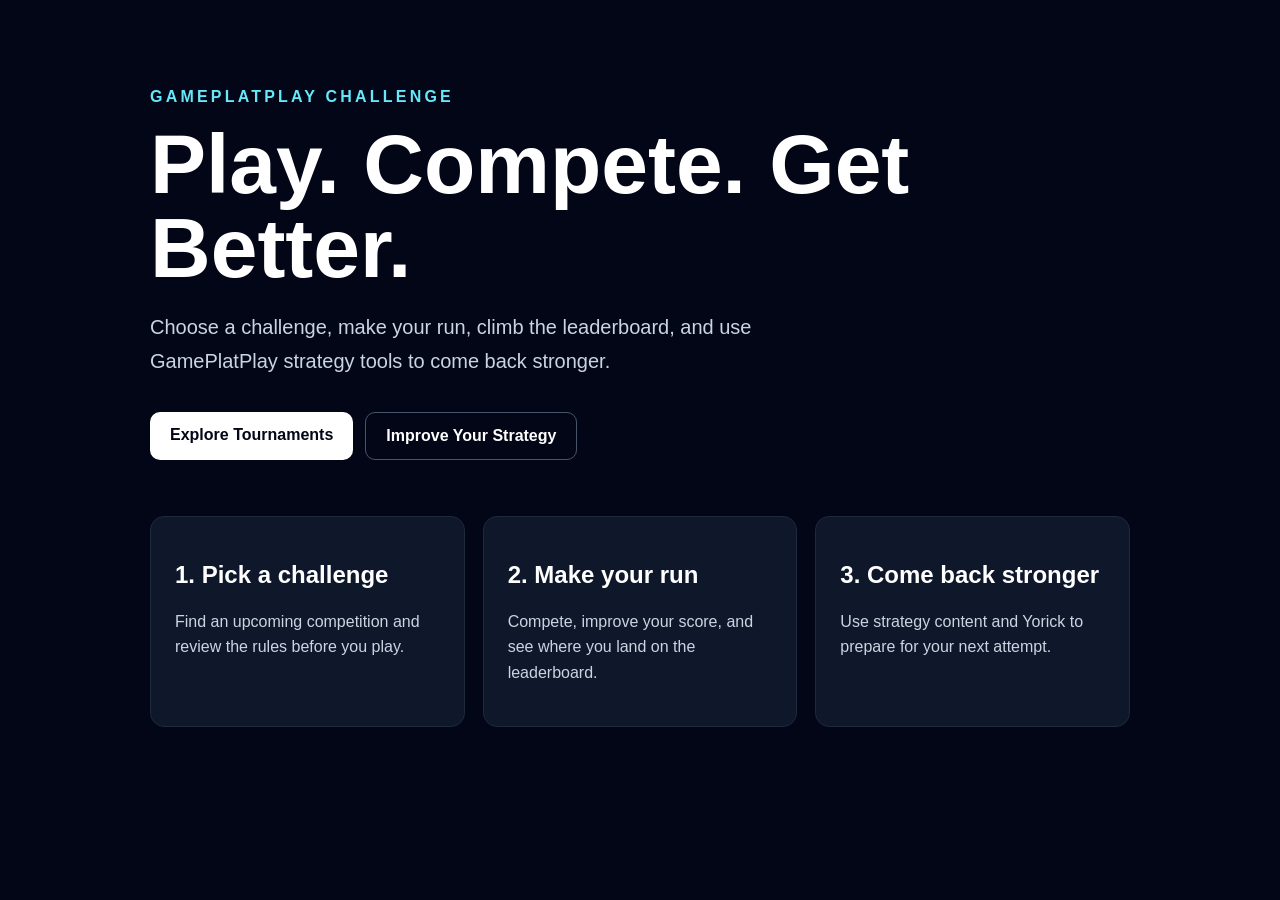
<file: challenge/index.html>
<!doctype html><html lang="en"><head><meta charset="utf-8"/><meta name="viewport" content="width=device-width,initial-scale=1"/><title>GamePlatPlay Challenge | Play. Compete. Get Better.</title><meta name="description" content="Enter a GamePlatPlay challenge, climb the leaderboard, and sharpen your strategy with Yorick."/><meta name="robots" content="index,follow,max-image-preview:large"/><link rel="canonical" href="https://gameplatplay.com/challenge"/><meta property="og:type" content="website"/><meta property="og:site_name" content="GamePlatPlay"/><meta property="og:title" content="GamePlatPlay Challenge | Play. Compete. Get Better."/><meta property="og:description" content="Choose a challenge, compete for leaderboard position, and improve your next run with GamePlatPlay."/><meta property="og:url" content="https://gameplatplay.com/challenge"/><meta name="twitter:card" content="summary"/><style>body{margin:0;background:#020617;color:#fff;font-family:Inter,Arial,sans-serif}.wrap{max-width:980px;margin:auto;padding:72px 24px}.eyebrow{text-transform:uppercase;letter-spacing:.2em;color:#67e8f9;font-weight:700}.hero{font-size:clamp(42px,8vw,84px);line-height:1;margin:14px 0}.lead{font-size:20px;line-height:1.7;color:#cbd5e1;max-width:720px}.actions{display:flex;gap:12px;flex-wrap:wrap;margin:34px 0 56px}.btn{padding:14px 20px;border-radius:10px;text-decoration:none;font-weight:800}.primary{background:#fff;color:#020617}.secondary{border:1px solid #475569;color:#fff}.grid{display:grid;grid-template-columns:repeat(auto-fit,minmax(220px,1fr));gap:18px}.card{border:1px solid #1e293b;background:#0f172a;padding:24px;border-radius:14px}.card p{color:#cbd5e1;line-height:1.6}</style><script>(function(){try{var p=new URLSearchParams(location.search),d={source:p.get('utm_source')||null,medium:p.get('utm_medium')||null,campaign:p.get('utm_campaign')||null,content:p.get('utm_content')||null,term:p.get('utm_term')||null,referrer:document.referrer||null,landing_path:location.pathname,captured_at:new Date().toISOString()};if(d.source||d.medium||d.campaign||d.content||d.term||d.referrer)localStorage.setItem('gameplat_attribution',JSON.stringify(d));window.addEventListener('click',function(e){var a=e.target.closest&&e.target.closest('a[data-track]');if(!a)return;var detail={name:'challenge_cta_click',action:a.dataset.track,page_path:location.pathname};if(typeof window.gtag==='function')window.gtag('event','challenge_cta_click',detail);window.dispatchEvent(new CustomEvent('gameplat:analytics',{detail:detail}));},true);}catch(e){}})();</script></head><body><main class="wrap"><p class="eyebrow">GamePlatPlay Challenge</p><h1 class="hero">Play. Compete. Get Better.</h1><p class="lead">Choose a challenge, make your run, climb the leaderboard, and use GamePlatPlay strategy tools to come back stronger.</p><div class="actions"><a class="btn primary" data-track="explore_tournaments" href="/tournaments">Explore Tournaments</a><a class="btn secondary" data-track="improve_strategy" href="/balatro">Improve Your Strategy</a></div><section class="grid"><article class="card"><h2>1. Pick a challenge</h2><p>Find an upcoming competition and review the rules before you play.</p></article><article class="card"><h2>2. Make your run</h2><p>Compete, improve your score, and see where you land on the leaderboard.</p></article><article class="card"><h2>3. Come back stronger</h2><p>Use strategy content and Yorick to prepare for your next attempt.</p></article></section></main></body></html>
</file>
